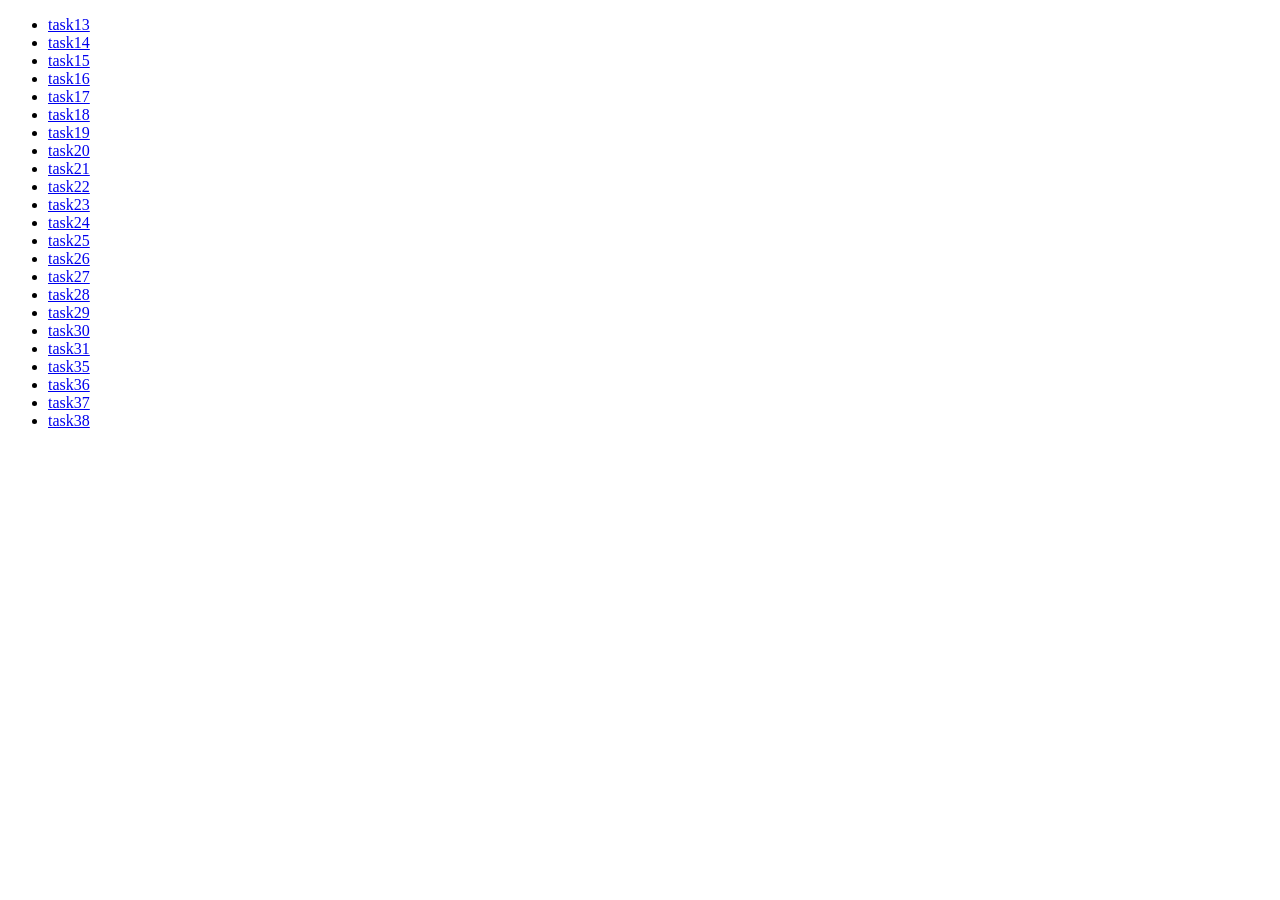
<file: index.html>
<!DOCTYPE html>
<html lang="en">
<head>
    <meta charset="UTF-8">
    <meta name="viewport" content="width=device-width, initial-scale=1.0">
    <title>Document</title>
  
</head>
<body>
  <ul>
    <!-- <li><a href="Day01/ex01.html">login</a></li>
    <li><a href="day3/ex.html">gio hang</a></li>
    <li><a href="day4/ex.html">task7</a></li>
    <li><a href="./task6/ex.html">task6</a></li>
    <li><a href="./task8/ex.html">task8</a></li>
    <li><a href="./task9/ex.html">task9</a></li>
    <li><a href="./task10/ex.html">task10</a></li>
    <li><a href="./task11/ex.html">task11</a></li>
    <li><a href="./task12/ex.html">task12</a></li> -->
    <li><a href="./task/task13/ex.html">task13</a></li>
    <li><a href="./task/task14/ex.html">task14</a></li>
    <li><a href="./task/task15/ex.html">task15</a></li>
    <li><a href="./task/task16/ex.html">task16</a></li>
    <li><a href="./task/task17/ex.html">task17</a></li>
    <li><a href="./task/task18/ex.html">task18</a></li>
    <li><a href="./task/task19/ex.html">task19</a></li>
    <li><a href="./task/task20/ex.html">task20</a></li>
    <li><a href="./task/task21/ex.html">task21</a></li>
    <li><a href="./task/task22/js.html">task22</a></li>
    <li><a href="./task/task23/ex.html">task23</a></li>
    <li><a href="./task/task24/ex.html">task24</a></li>
    <li><a href="./task/task25/ex.html">task25</a></li>
    <li><a href="./task/task26/ex.html">task26</a></li>
    <li><a href="./task/task27/ex.html">task27</a></li>
    <li><a href="./task/task28/ex.html">task28</a></li>
    <li><a href="./task/task29/ex.html">task29</a></li>
    <li><a href="./task/task30/ex.html">task30</a></li>
    <li><a href="./task/task31/ex.html">task31</a></li>
    <li><a href="./task/task35/ex.html">task35</a></li>
    <li><a href="./task/task36/ex.html">task36</a></li>
    <li><a href="./task/task37/ex.html">task37</a></li>
    <li><a href="./task/task38/ex.html">task38</a></li>

  </ul>
</body>
</html>
</file>
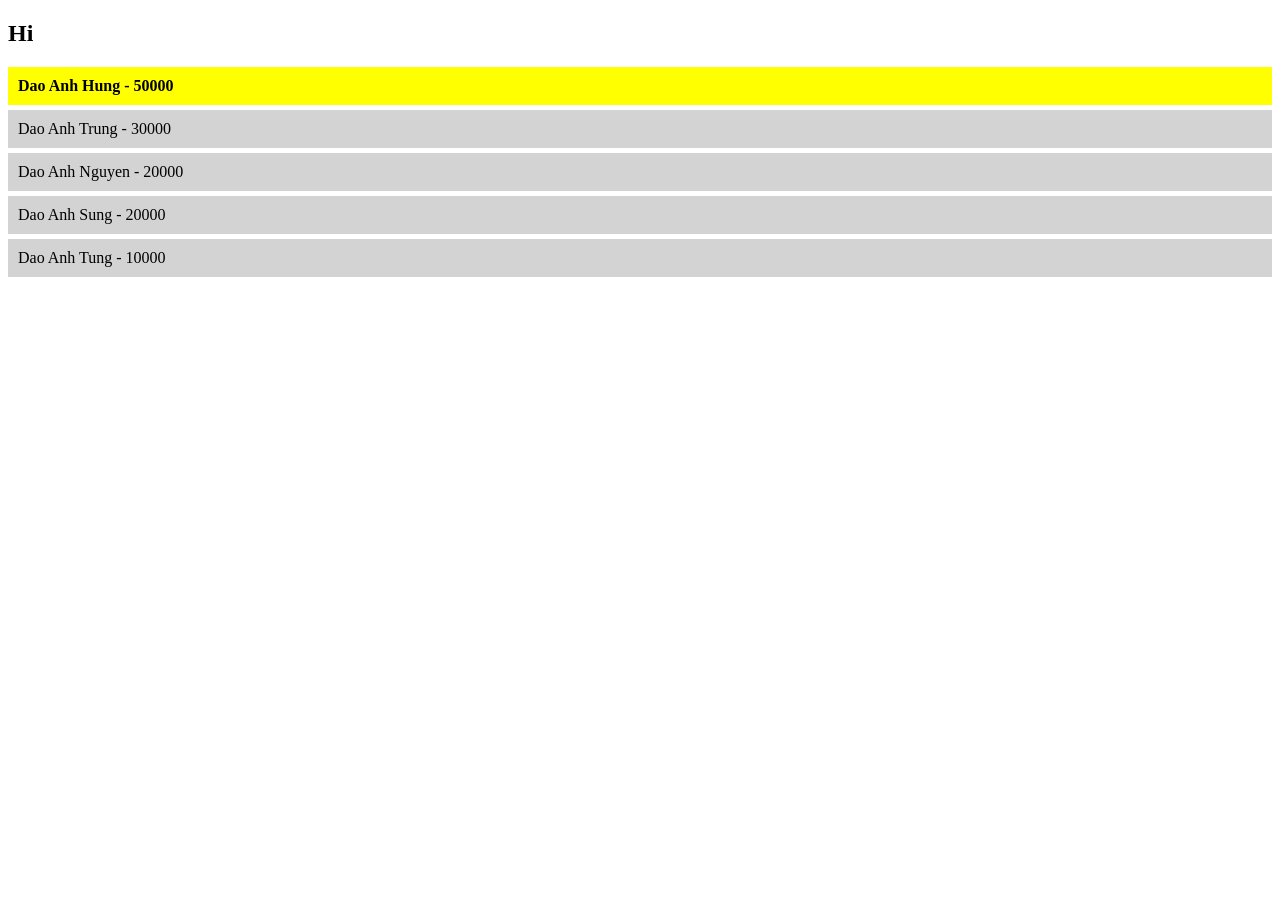
<file: Buổi21/index.html>
<!DOCTYPE html>
<html lang="en">
<head>
    <meta charset="UTF-8">
    <meta name="viewport" content="width=device-width, initial-scale=1.0">
    <title>Document</title>
</head>
<body>
    <!-- <table>
        <thead>
            <ul id="list-languages" class="languages">
                <li>HTML</li>
                <li>HTML1</li>
                <li>HTML2</li>
                <li>HTM3L</li>
                <li>HTML4</li>
            </ul>
        </thead>
    </table> -->
    <div>
        <h2>Hi</h2>
    </div>
    <script src="ex05.js"></script>
</body>
</html>
</file>
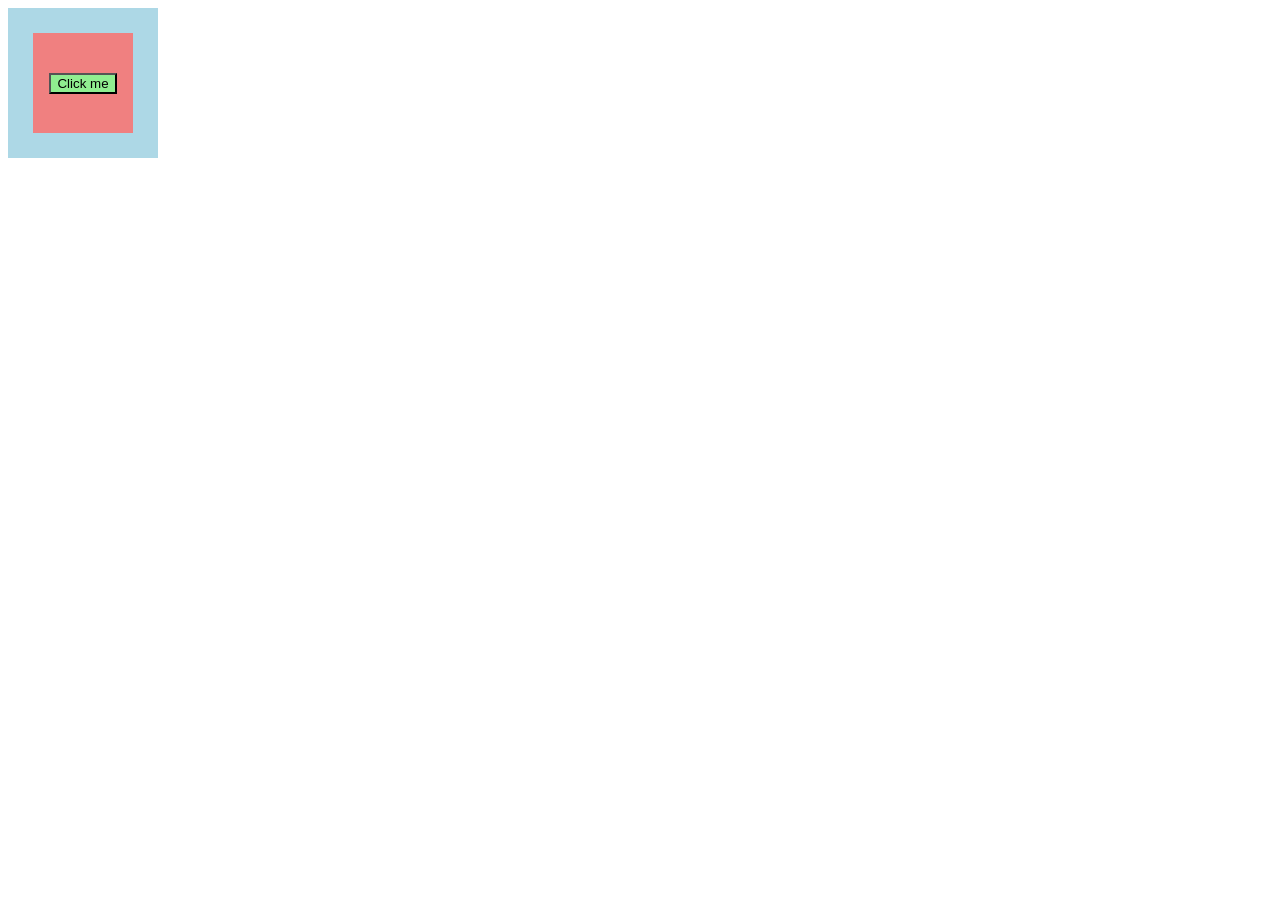
<file: Buổi23/index.html>
<!DOCTYPE html>
<html lang="en">
<head>
    <meta charset="UTF-8">
    <meta name="viewport" content="width=device-width, initial-scale=1.0">
    <title>Document</title>
       
</head>
<style>
    #grandparent {
      width: 150px;
      height: 150px;
      background-color: lightblue;
      display: flex;
      justify-content: center;
      align-items: center;
    }
  
    #parent {
      width: 100px;
      height: 100px;
      background-color: lightcoral;
      display: flex;
      justify-content: center;
      align-items: center;
    }
  
    #child {
      background-color: lightgreen;
      display: flex;
      justify-content: center;
      align-items: center;
    }
  </style>
  
  <div id="grandparent">
    <div id="parent">
      <button id="child">Click me</button>
    </div>
  </div>
<body>
    
    <script src="ex01.js"></script>
</body>
</html>
</file>
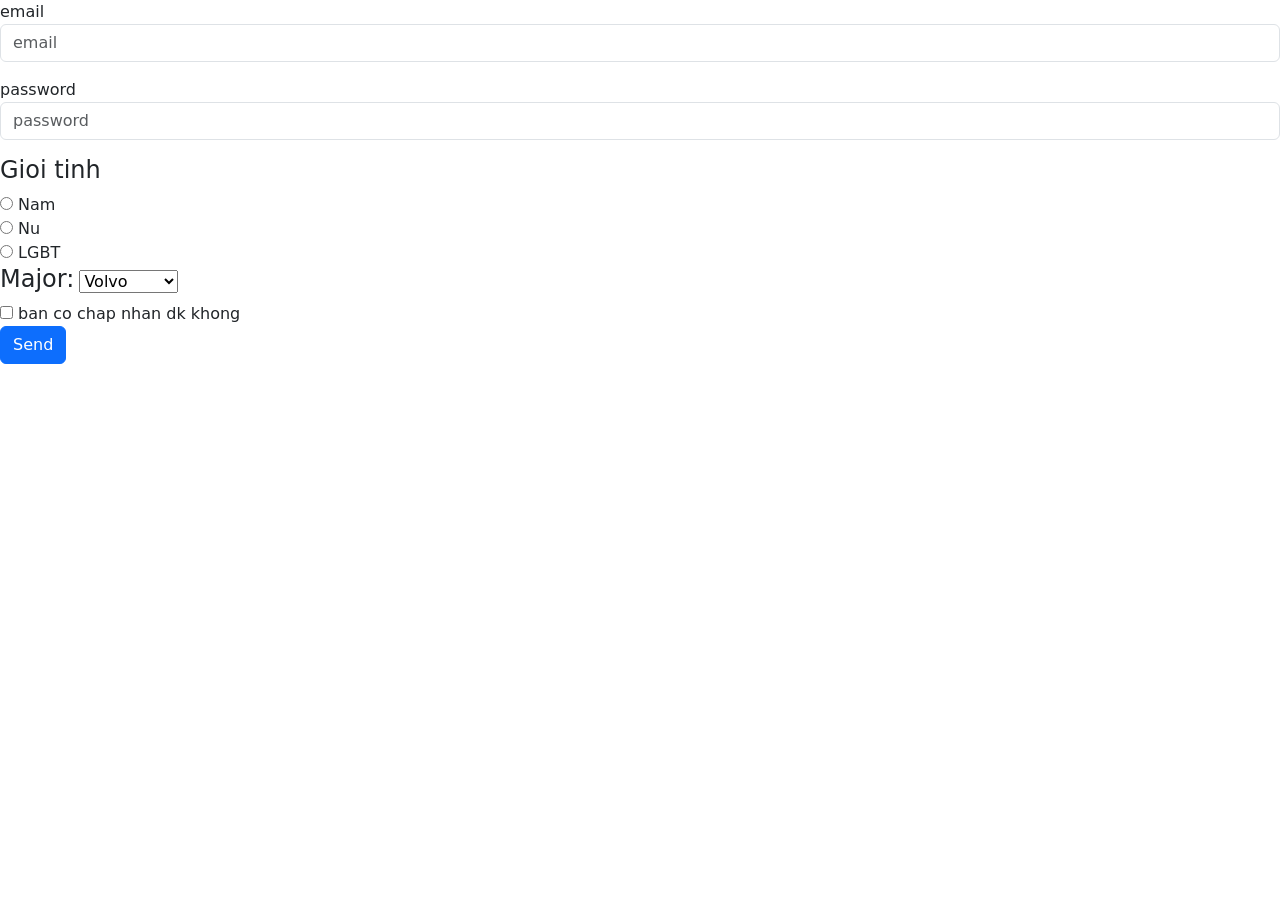
<file: Buổi23/index02.html>
<!DOCTYPE html>
<html lang="en">
  <head>
    <meta charset="UTF-8" />
    <meta name="viewport" content="width=device-width, initial-scale=1.0" />
    <title>Document</title>
    <link
      href="https://cdn.jsdelivr.net/npm/bootstrap@5.3.5/dist/css/bootstrap.min.css"
      rel="stylesheet"
      integrity="sha384-SgOJa3DmI69IUzQ2PVdRZhwQ+dy64/BUtbMJw1MZ8t5HZApcHrRKUc4W0kG879m7"
      crossorigin="anonymous"
    />
  </head>
  <body>
    <form action="GET" action id="loginForm">
      <div class="mb-3">
        <label class="form-lable" for="email">email</label>
        <input
          type="email"
          name="email"
          id="email"
          class="form-control"
          placeholder="email"
        />
      </div>
      <div class="mb-3">
        <label class="form-lable" for="password">password</label>
        <input
          type="password"
          name="password"
          id="password"
          class="form-control"
          placeholder="password"
        />
      </div>
      <div>
        <h4>Gioi tinh</h4>
        <input type="radio" id="nam" name="GT" value="nam" />
        <label for="radio">Nam</label><br />
        <input type="radio" id="nu" name="GT" value="nu" />
        <label for="radio">Nu</label><br />
        <input type="radio" id="lgbt" name="GT" value="lgbt" />
        <label for="radio">LGBT</label>
      </div>
      <div>
        <label for="cars"><h4>Major:</h4></label>

        <select name="cars" id="cars">
          <option value="volvo">Volvo</option>
          <option value="saab">Saab</option>
          <option value="mercedes">Mercedes</option>
          <option value="audi">Audi</option>
        </select>
      </div>
      <div>
        <input type="checkbox" id="dk" name="dk" value="dk">
        <label for="dk"> ban co chap nhan dk khong</label><br>
      </div>
      <button type="submit" class="btn btn-primary">Send</button>
    </form>
    <script src="ex02.js"></script>
  </body>
</html>
</file>
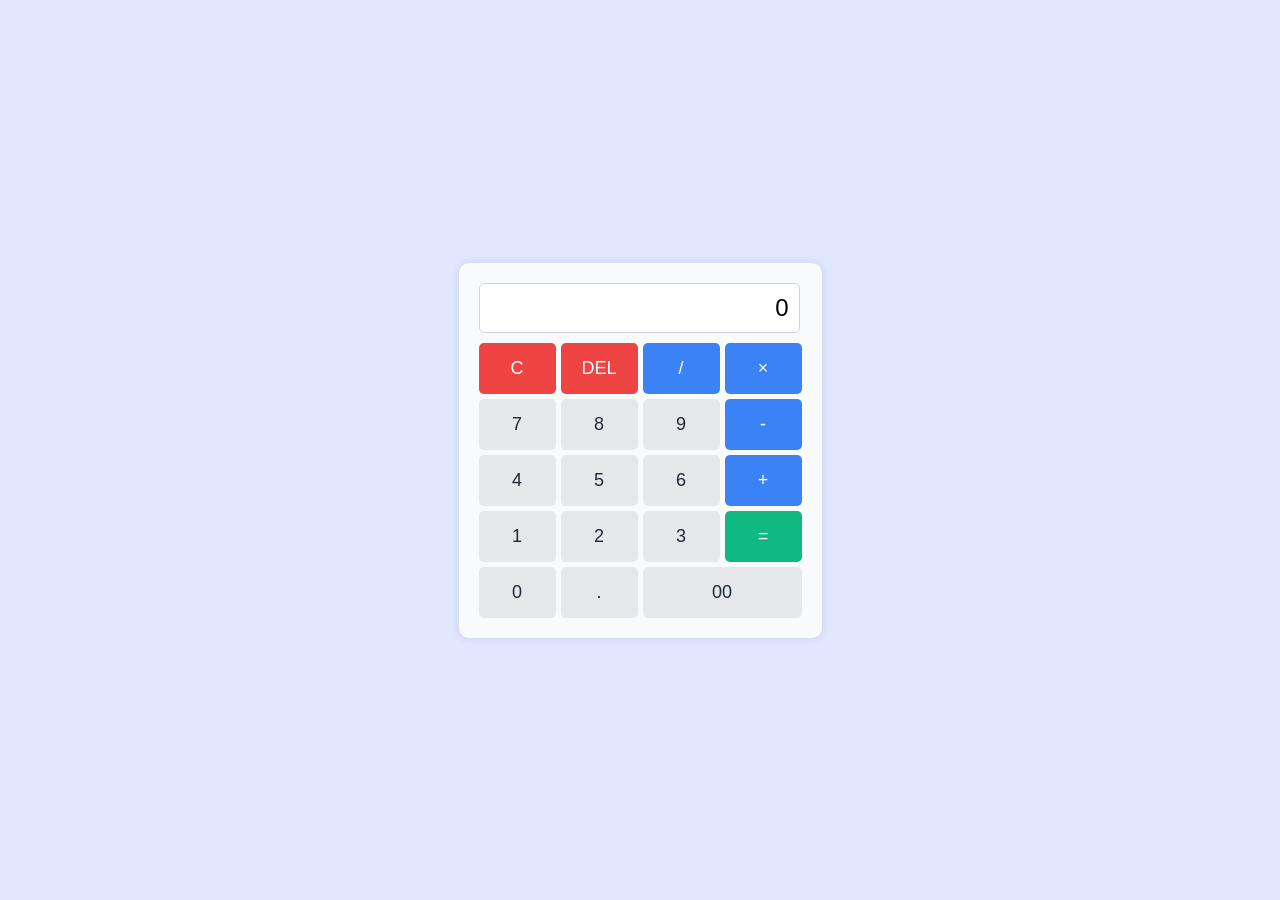
<file: Buổi23/index03.html>
<!DOCTYPE html>
<html lang="vi">
  <head>
    <meta charset="UTF-8" />
    <meta name="viewport" content="width=device-width, initial-scale=1.0" />
    <title>Máy Tính Bỏ Túi</title>
    <link rel="stylesheet" href="styles.css" />
  </head>
  <body>
    <div class="calculator">
      <input type="text" id="display" readonly value="0" />
      <div class="buttons">
        <button class="clear" onclick="clearDisplay()">C</button>
        <button class="clear" onclick="deleteLast()">DEL</button>
        <button class="operator" onclick="appendToDisplay('/')">/</button>
        <button class="operator" onclick="appendToDisplay('*')">×</button>
        <button onclick="appendToDisplay('7')">7</button>
        <button onclick="appendToDisplay('8')">8</button>
        <button onclick="appendToDisplay('9')">9</button>
        <button class="operator" onclick="appendToDisplay('-')">-</button>
        <button onclick="appendToDisplay('4')">4</button>
        <button onclick="appendToDisplay('5')">5</button>
        <button onclick="appendToDisplay('6')">6</button>
        <button class="operator" onclick="appendToDisplay('+')">+</button>
        <button onclick="appendToDisplay('1')">1</button>
        <button onclick="appendToDisplay('2')">2</button>
        <button onclick="appendToDisplay('3')">3</button>
        <button class="equals" onclick="calculate()">=</button>
        <button onclick="appendToDisplay('0')">0</button>
        <button onclick="appendToDisplay('.')">.</button>
        <button style="grid-column: span 2;" onclick="appendToDisplay('00')">
          00
        </button>
      </div>
    </div>
    <script src="ex03.js"></script>
  </body>
</html>
</file>
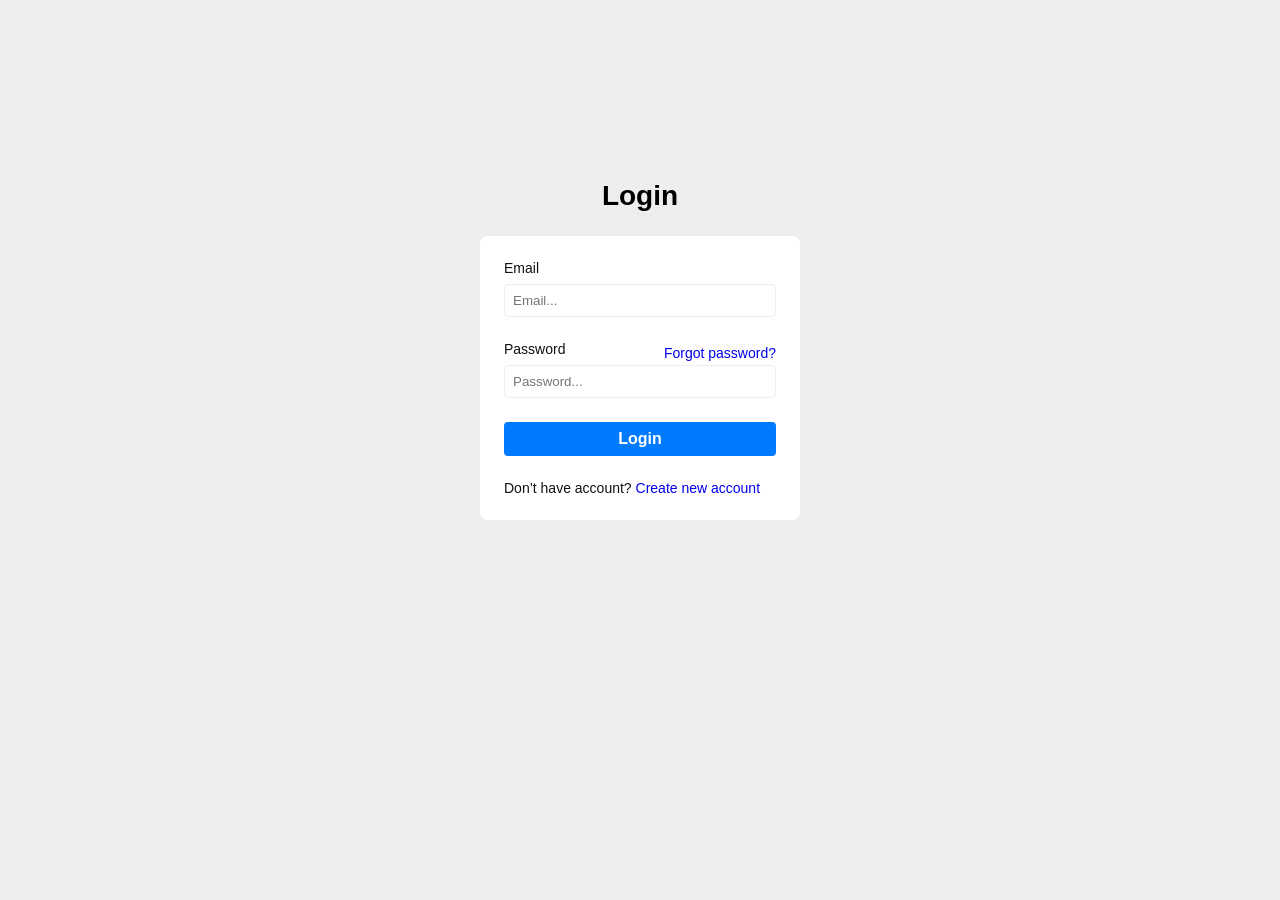
<file: Day01/ex01.html>
<!DOCTYPE html>
<html lang="en">
	<head>
		<meta charset="UTF-8" />
		<meta name="viewport" content="width=device-width, initial-scale=1.0" />
		<title>Document</title>
		<link rel="stylesheet" href="./ex.css" />
	</head>
	<body>
		<h1>Login</h1>
		<form action="">
			<div class="form-group">
				<label for="">Email</label>
				<input type="email" placeholder="Email..." required />
			</div>

			<div class="form-group">
				<div>
					<label for="">Password</label>
					<a href="/forgot-password">Forgot password?</a>
				</div>
				<input type="password" placeholder="Password..." required />
			</div>

			<div class="form-group">
				<button>Login</button>
			</div>
			<p>Don’t have account? <a href="/register">Create new account</a></p>
		</form>
	</body>
</html>
</file>
<file: Buổi23/styles.css>
* {
    box-sizing: border-box;
    margin: 0;
    padding: 0;
    font-family: "Arial", sans-serif;
  }
  
  body {
    display: flex;
    justify-content: center;
    align-items: center;
    height: 100vh;
    margin: 0;
    background-color: #e0e7ff;
    font-family: Arial, sans-serif;
  }
  .calculator {
    background-color: #f8fafc;
    padding: 20px;
    border-radius: 10px;
    box-shadow: 0 0 10px rgba(0, 0, 0, 0.1);
  }
  #display {
    height: 50px;
    background-color: #ffffff;
    margin-bottom: 10px;
    padding: 10px;
    font-size: 24px;
    text-align: right;
    border: 1px solid #d1d5db;
    border-radius: 5px;
  }
  .buttons {
    display: grid;
    grid-template-columns: repeat(4, 77px);
    gap: 5px;
  }
  button {
    padding: 15px;
    font-size: 18px;
    border: none;
    border-radius: 5px;
    cursor: pointer;
    background-color: #e5e7eb;
    color: #1f2937;
  }
  button:hover {
    background-color: #d1d5db;
  }
  .operator {
    background-color: #3b82f6;
    color: #ffffff;
  }
  .operator:hover {
    background-color: #2563eb;
  }
  .equals {
    background-color: #10b981;
    color: #ffffff;
  }
  .equals:hover {
    background-color: #059669;
  }
  .clear {
    background-color: #ef4444;
    color: #ffffff;
  }
  .clear:hover {
    background-color: #dc2626;
  }
</file>
<file: Day01/ex.css>
* {
    padding: 0;
    margin: 0;
    box-sizing: border-box;
}

html {
    font-size: 14px;
    font-family: "Helvetica", serif;
}

body {
    background-color: #eee;
}

a {
    text-decoration: none;
}

h1 {
    text-align: center;
    margin-top: 20vh;
}

form {
    margin: 24px auto 100px;
    width: 320px;
    max-width: 100%;
    background-color: #fff;
    border-radius: 8px;
    padding: 24px;
    color: #111;
}

.form-group {
    margin-bottom: 24px;

    label {
        margin-bottom: 8px;
        display: inline-block;
    }

    input {
        width: 100%;
        border-radius: 4px;
        border: 1px solid #eee;
        padding: 8px;
    }

    >div {
        display: flex;
        justify-content: space-between;
        align-items: center;
    }

    button {
        padding: 8px;
        border-radius: 4px;
        background-color: #007aff;
        font-size: 16px;
        font-weight: 700;
        text-align: center;
        border: none;
        width: 100%;
        color: #fff;
        transition: all ease-in-out 0.3s;
        cursor: pointer;
    }

    button:hover {
        background-color: #0056b3;
    }
}
</file>
